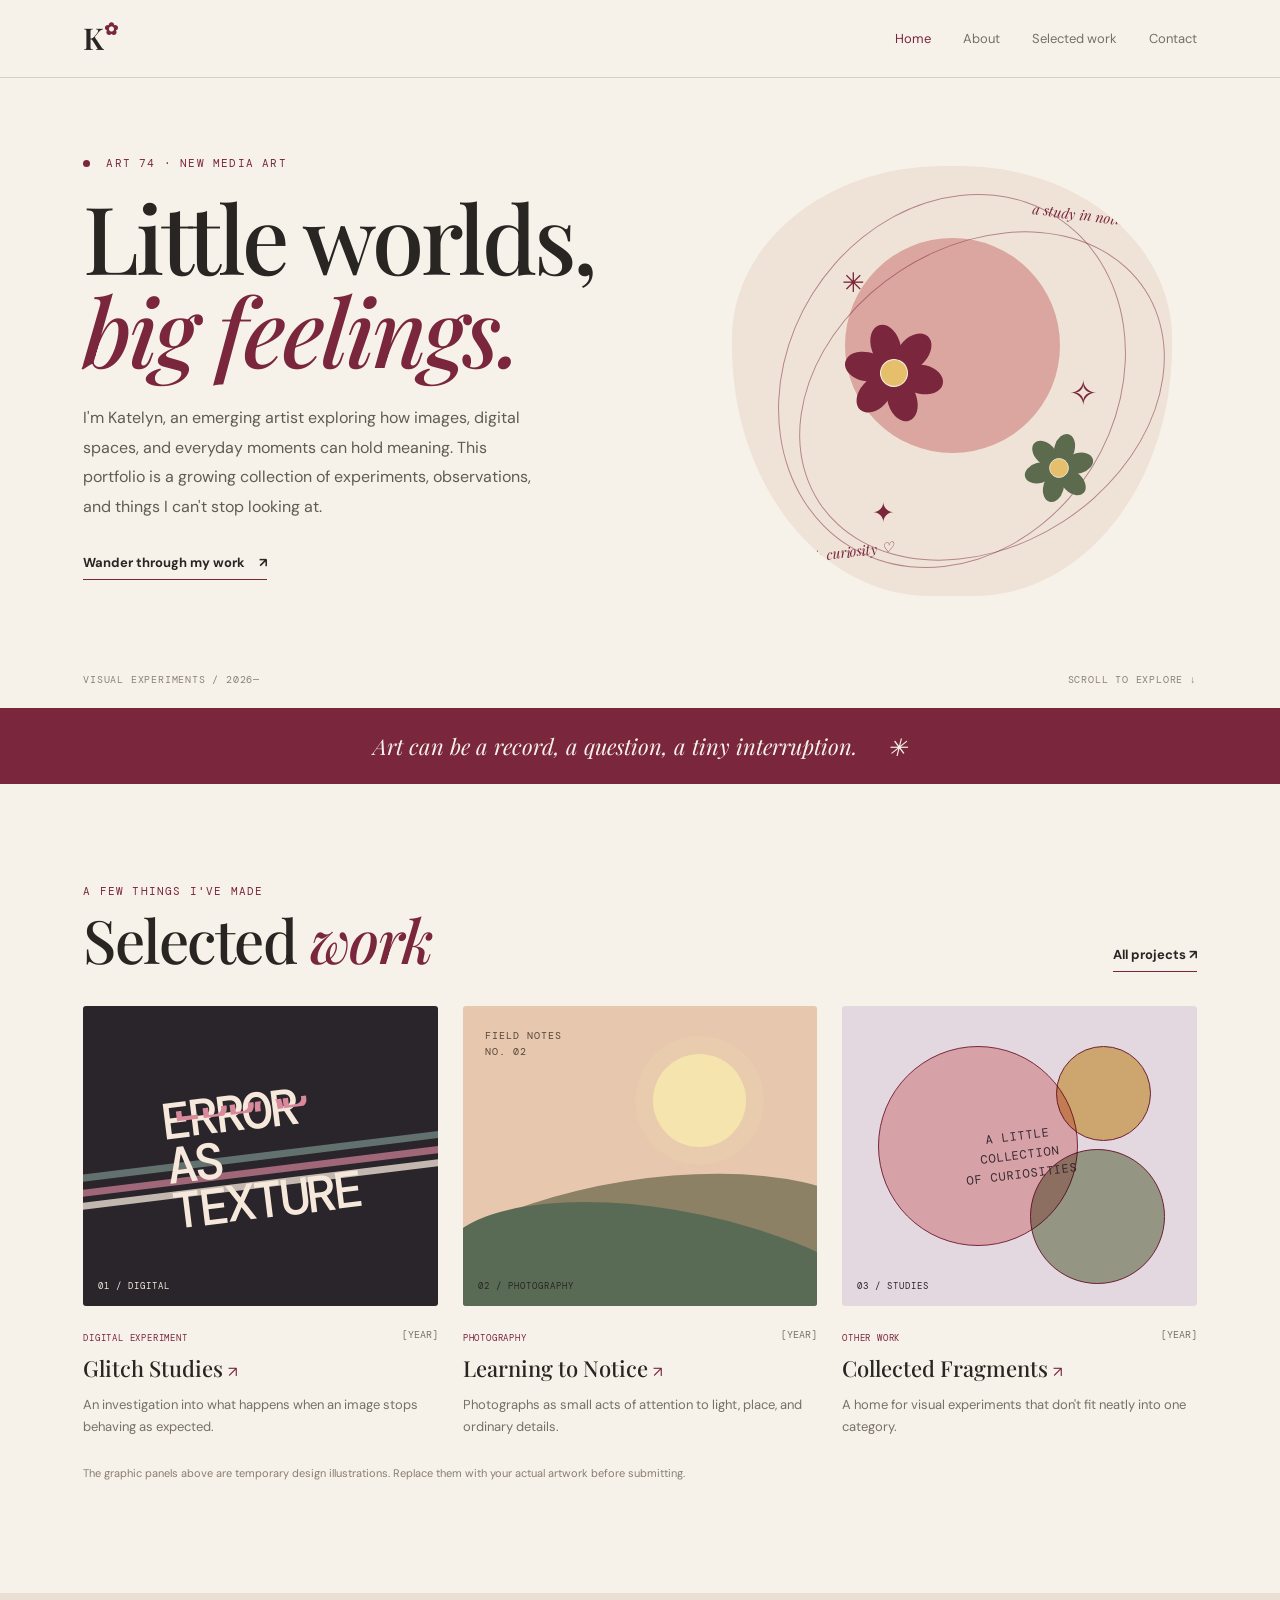
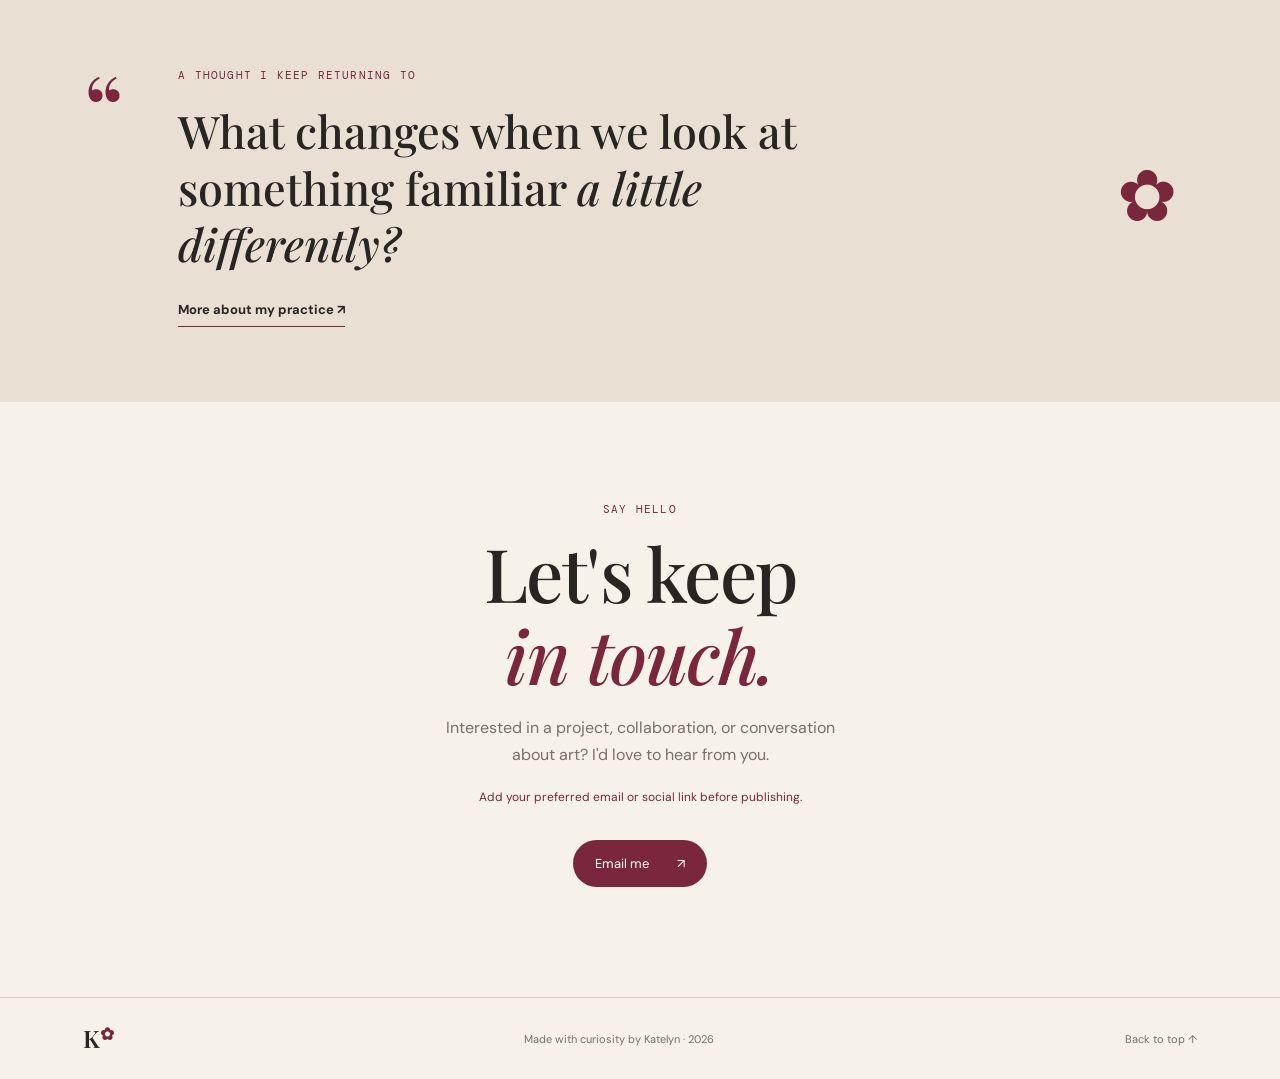
<file: index.html>
<!doctype html>
<html lang="en">
<head>
  <meta charset="utf-8">
  <meta name="viewport" content="width=device-width, initial-scale=1">
  <meta name="description" content="Katelyn's art and new media portfolio: digital experiments, photography, and visual studies.">
  <title>Katelyn — Artist Portfolio</title>
  <link rel="preconnect" href="https://fonts.googleapis.com">
  <link rel="preconnect" href="https://fonts.gstatic.com" crossorigin>
  <link href="https://fonts.googleapis.com/css2?family=DM+Mono:wght@400;500&family=DM+Sans:wght@400;500;600;700&family=Playfair+Display:ital,wght@0,500;0,600;1,500;1,600&display=swap" rel="stylesheet">
  <link rel="stylesheet" href="style.css">
</head>
<body>
  <a class="skip-link" href="#main">Skip to content</a>
  <header class="site-header">
    <a class="wordmark" href="index.html" aria-label="Katelyn home">K<span class="wordmark-flower">✿</span></a>
    <button class="menu-toggle" aria-expanded="false" aria-controls="site-nav">Menu <span aria-hidden="true">＋</span></button>
    <nav id="site-nav" class="site-nav" aria-label="Main navigation">
      <a class="active" href="index.html">Home</a>
      <a href="about.html">About</a>
      <a href="projects.html">Selected work</a>
      <a href="#contact">Contact</a>
    </nav>
  </header>

  <main id="main">
    <section class="hero section-wrap">
      <div class="hero-copy">
        <p class="eyebrow"><span class="eyebrow-dot"></span> ART 74 · NEW MEDIA ART</p>
        <h1>Little worlds,<br><em>big feelings.</em></h1>
        <p class="hero-intro">I'm Katelyn, an emerging artist exploring how images, digital spaces, and everyday moments can hold meaning. This portfolio is a growing collection of experiments, observations, and things I can't stop looking at.</p>
        <a class="text-link" href="projects.html">Wander through my work <span aria-hidden="true">↗</span></a>
      </div>
      <div class="hero-art" aria-label="Decorative abstract illustration">
        <div class="sun-disc"></div>
        <div class="orbit orbit-one"></div><div class="orbit orbit-two"></div>
        <div class="flower flower-one"><i></i><i></i><i></i><i></i><i></i><i></i><b></b></div>
        <div class="flower flower-two"><i></i><i></i><i></i><i></i><i></i><i></i><b></b></div>
        <div class="hero-note note-top">a study in noticing</div>
        <div class="hero-note note-bottom">made with curiosity ♡</div>
        <span class="spark spark-a">✳</span><span class="spark spark-b">✧</span><span class="spark spark-c">✦</span>
      </div>
      <div class="hero-bottom"><span>VISUAL EXPERIMENTS / 2026—</span><span>SCROLL TO EXPLORE ↓</span></div>
    </section>

    <section class="intro-strip">
      <p>Art can be a record, a question, a tiny interruption.</p>
      <span>✳</span>
    </section>

    <section class="section-wrap selected-section">
      <div class="section-heading">
        <div><p class="eyebrow">A FEW THINGS I'VE MADE</p><h2>Selected <em>work</em></h2></div>
        <a class="text-link" href="projects.html">All projects ↗</a>
      </div>
      <div class="project-grid">
        <a class="project-card card-glitch" href="projects.html#glitch">
          <div class="art-window glitch-art"><span class="glitch-word">ERROR<br>AS<br>TEXTURE</span><span class="glitch-line"></span><span class="art-index">01 / DIGITAL</span></div>
          <div class="project-meta"><div><span class="project-type">DIGITAL EXPERIMENT</span><h3>Glitch Studies <span class="arrow">↗</span></h3></div><span class="project-year">[YEAR]</span></div>
          <p class="card-summary">An investigation into what happens when an image stops behaving as expected.</p>
        </a>
        <a class="project-card card-photo" href="projects.html#photography">
          <div class="art-window photo-art"><div class="photo-sun"></div><div class="photo-hill hill-one"></div><div class="photo-hill hill-two"></div><div class="photo-frame-caption">FIELD NOTES<br>NO. 02</div><span class="art-index">02 / PHOTOGRAPHY</span></div>
          <div class="project-meta"><div><span class="project-type">PHOTOGRAPHY</span><h3>Learning to Notice <span class="arrow">↗</span></h3></div><span class="project-year">[YEAR]</span></div>
          <p class="card-summary">Photographs as small acts of attention to light, place, and ordinary details.</p>
        </a>
        <a class="project-card card-misc" href="projects.html#other">
          <div class="art-window misc-art"><span class="misc-circle circle-a"></span><span class="misc-circle circle-b"></span><span class="misc-circle circle-c"></span><span class="misc-label">A LITTLE<br>COLLECTION<br>OF CURIOSITIES</span><span class="art-index">03 / STUDIES</span></div>
          <div class="project-meta"><div><span class="project-type">OTHER WORK</span><h3>Collected Fragments <span class="arrow">↗</span></h3></div><span class="project-year">[YEAR]</span></div>
          <p class="card-summary">A home for visual experiments that don't fit neatly into one category.</p>
        </a>
      </div>
      <p class="note-small">The graphic panels above are temporary design illustrations. Replace them with your actual artwork before submitting.</p>
    </section>

    <section class="statement-band">
      <div class="statement-mark">“</div>
      <div><p class="eyebrow">A THOUGHT I KEEP RETURNING TO</p><p class="statement-quote">What changes when we look at something familiar <em>a little differently?</em></p><a class="text-link light-link" href="about.html">More about my practice ↗</a></div>
      <span class="statement-flower">✿</span>
    </section>

    <section class="section-wrap contact-section" id="contact">
      <p class="eyebrow">SAY HELLO</p>
      <h2>Let's keep<br><em>in touch.</em></h2>
      <p>Interested in a project, collaboration, or conversation about art? I'd love to hear from you.</p>
      <p class="contact-placeholder">Add your preferred email or social link before publishing.</p>
      <a class="button-link" href="mailto:YOUR-EMAIL@example.com">Email me <span aria-hidden="true">↗</span></a>
    </section>
  </main>

  <footer class="site-footer"><a class="wordmark footer-mark" href="index.html">K<span class="wordmark-flower">✿</span></a><span>Made with curiosity by Katelyn · 2026</span><a href="#main">Back to top ↑</a></footer>
  <script src="script.js"></script>
</body>
</html>
</file>
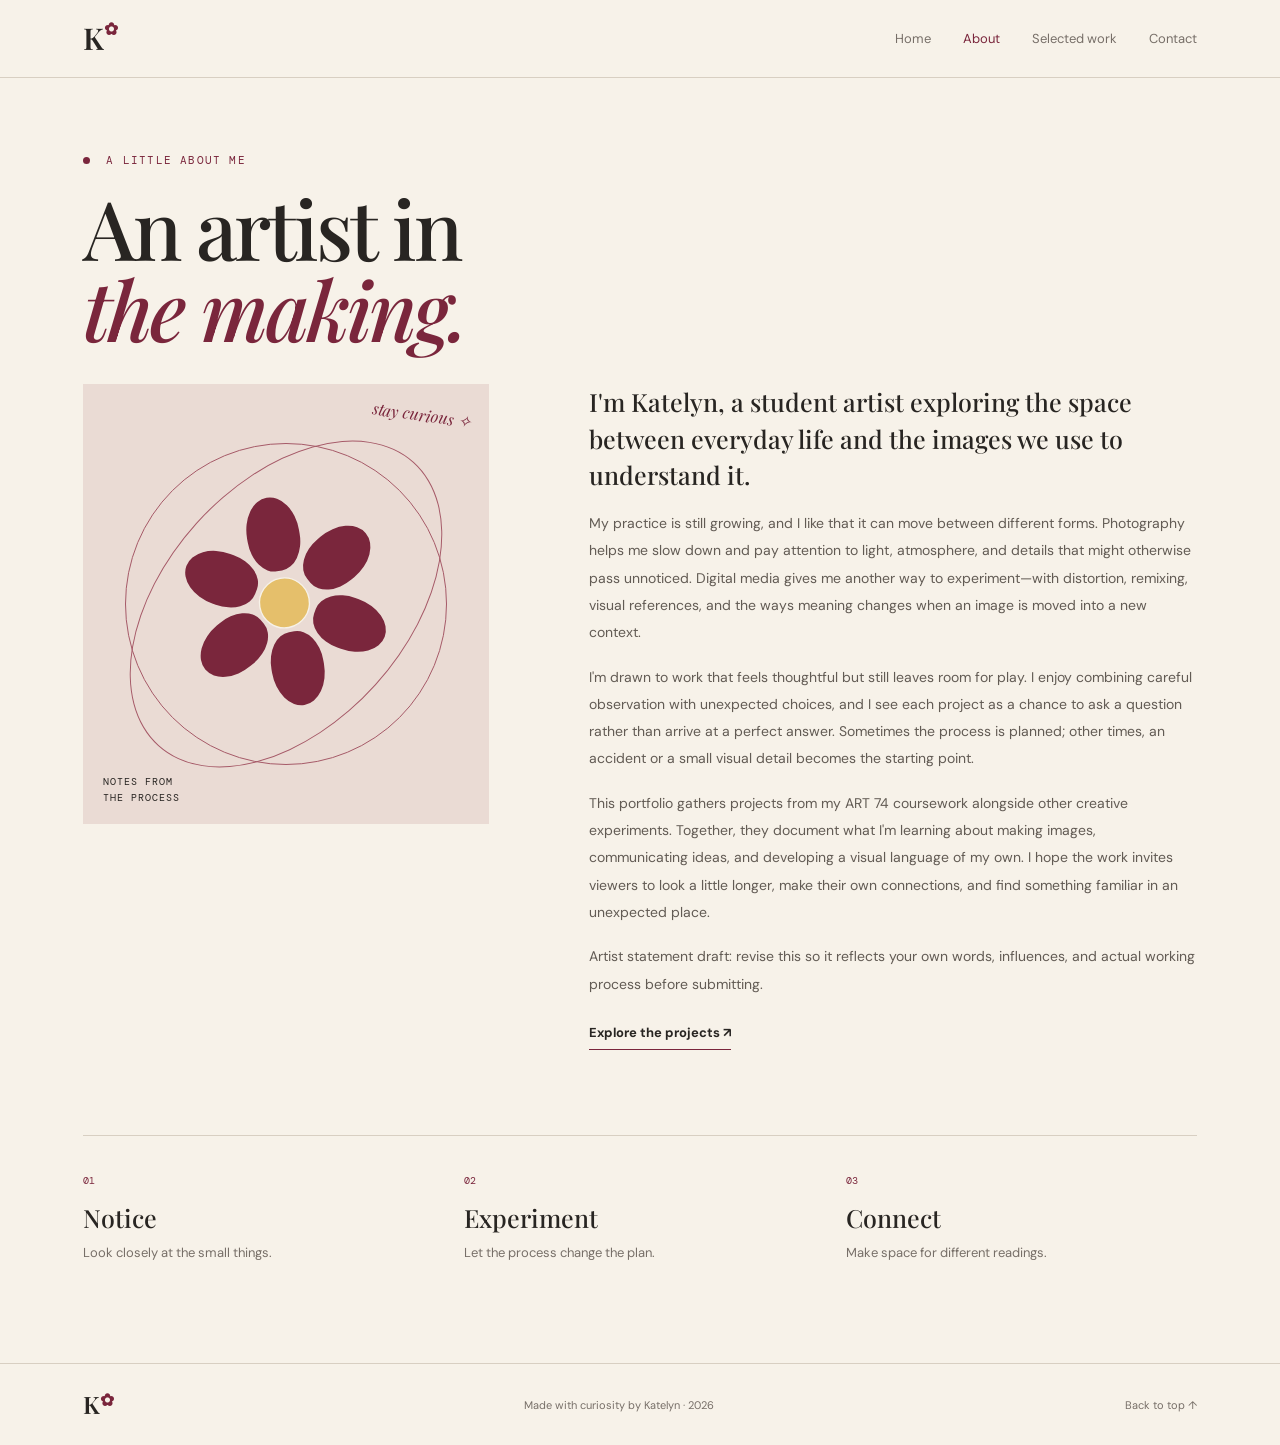
<file: about.html>
<!doctype html>
<html lang="en">
<head>
  <meta charset="utf-8"><meta name="viewport" content="width=device-width, initial-scale=1">
  <meta name="description" content="About Katelyn, an emerging new media artist.">
  <title>About — Katelyn</title>
  <link rel="preconnect" href="https://fonts.googleapis.com"><link rel="preconnect" href="https://fonts.gstatic.com" crossorigin>
  <link href="https://fonts.googleapis.com/css2?family=DM+Mono:wght@400;500&family=DM+Sans:wght@400;500;600;700&family=Playfair+Display:ital,wght@0,500;0,600;1,500;1,600&display=swap" rel="stylesheet">
  <link rel="stylesheet" href="style.css">
</head>
<body>
  <a class="skip-link" href="#main">Skip to content</a>
  <header class="site-header"><a class="wordmark" href="index.html" aria-label="Katelyn home">K<span class="wordmark-flower">✿</span></a>
    <button class="menu-toggle" aria-expanded="false" aria-controls="site-nav">Menu <span aria-hidden="true">＋</span></button>
    <nav id="site-nav" class="site-nav" aria-label="Main navigation"><a href="index.html">Home</a><a class="active" href="about.html">About</a><a href="projects.html">Selected work</a><a href="index.html#contact">Contact</a></nav>
  </header>
  <main id="main" class="section-wrap inner-page">
    <p class="eyebrow"><span class="eyebrow-dot"></span> A LITTLE ABOUT ME</p>
    <h1 class="page-title">An artist in<br><em>the making.</em></h1>
    <div class="about-layout">
      <div class="about-illustration" aria-label="Decorative flower illustration"><div class="about-flower"><i></i><i></i><i></i><i></i><i></i><i></i><b></b></div><span class="about-doodle">stay curious ✧</span><span class="about-caption">NOTES FROM<br>THE PROCESS</span></div>
      <div class="about-copy">
        <p class="lead">I'm Katelyn, a student artist exploring the space between everyday life and the images we use to understand it.</p>
        <p>My practice is still growing, and I like that it can move between different forms. Photography helps me slow down and pay attention to light, atmosphere, and details that might otherwise pass unnoticed. Digital media gives me another way to experiment—with distortion, remixing, visual references, and the ways meaning changes when an image is moved into a new context.</p>
        <p>I'm drawn to work that feels thoughtful but still leaves room for play. I enjoy combining careful observation with unexpected choices, and I see each project as a chance to ask a question rather than arrive at a perfect answer. Sometimes the process is planned; other times, an accident or a small visual detail becomes the starting point.</p>
        <p>This portfolio gathers projects from my ART 74 coursework alongside other creative experiments. Together, they document what I'm learning about making images, communicating ideas, and developing a visual language of my own. I hope the work invites viewers to look a little longer, make their own connections, and find something familiar in an unexpected place.</p>
        <p class="note-small">Artist statement draft: revise this so it reflects your own words, influences, and actual working process before submitting.</p>
        <a class="text-link" href="projects.html">Explore the projects ↗</a>
      </div>
    </div>
    <section class="values-row">
      <div><span>01</span><h2>Notice</h2><p>Look closely at the small things.</p></div>
      <div><span>02</span><h2>Experiment</h2><p>Let the process change the plan.</p></div>
      <div><span>03</span><h2>Connect</h2><p>Make space for different readings.</p></div>
    </section>
  </main>
  <footer class="site-footer"><a class="wordmark footer-mark" href="index.html">K<span class="wordmark-flower">✿</span></a><span>Made with curiosity by Katelyn · 2026</span><a href="#main">Back to top ↑</a></footer>
  <script src="script.js"></script>
</body>
</html>
</file>
<file: style.css>
/* Katelyn's portfolio — whimsical editorial style */
:root{--paper:#f7f2e9;--paper-deep:#eee5d8;--ink:#282522;--muted:#776f68;--wine:#7a263c;--pink:#d9a1a2;--rose:#ead1c9;--green:#5c6b4d;--line:#d8cfc2;--serif:"Playfair Display",Georgia,serif;--sans:"DM Sans",Arial,sans-serif;--mono:"DM Mono",monospace}
*{box-sizing:border-box}html{scroll-behavior:smooth;scroll-padding-top:90px}body{margin:0;background:var(--paper);color:var(--ink);font-family:var(--sans);font-size:16px;line-height:1.65}a{color:inherit;text-decoration:none}a:focus-visible,button:focus-visible{outline:3px solid var(--wine);outline-offset:4px}.skip-link{position:absolute;left:-999px;top:0;background:var(--ink);color:white;padding:10px;z-index:20}.skip-link:focus{left:10px}.site-header{height:78px;padding:0 6.5%;display:flex;align-items:center;justify-content:space-between;border-bottom:1px solid var(--line);position:sticky;top:0;background:rgba(247,242,233,.94);backdrop-filter:blur(12px);z-index:10}.wordmark{font-family:var(--serif);font-size:30px;font-weight:600;letter-spacing:-2px}.wordmark-flower{color:var(--wine);font-size:17px;vertical-align:top;margin-left:2px}.site-nav{display:flex;gap:32px;align-items:center;font-size:13px}.site-nav a{color:var(--muted);transition:color .2s}.site-nav a:hover,.site-nav a.active{color:var(--wine)}.menu-toggle{display:none;border:1px solid var(--line);background:transparent;border-radius:30px;padding:9px 15px;font:inherit}.section-wrap{width:min(1120px,87%);margin-inline:auto}.hero{min-height:630px;display:grid;grid-template-columns:1fr .9fr;align-items:center;column-gap:7%;position:relative;padding-top:50px;padding-bottom:75px}.hero-copy{padding-bottom:25px}.eyebrow{font:11px var(--mono);letter-spacing:1.2px;color:var(--wine);margin:0 0 20px}.eyebrow-dot{display:inline-block;width:7px;height:7px;background:var(--wine);border-radius:50%;margin-right:8px}.hero h1,.page-title{font:500 clamp(54px,7.4vw,94px)/.99 var(--serif);letter-spacing:-3px;margin:0 0 27px}.hero h1 em,.page-title em,h2 em{font-weight:500;color:var(--wine)}.hero-intro{max-width:450px;color:#625b54;font-size:16px;line-height:1.85;margin:0 0 27px}.text-link{font-size:13px;font-weight:700;border-bottom:1px solid var(--wine);padding-bottom:6px;display:inline-flex;gap:14px;align-items:center}.text-link span,.arrow{transition:transform .2s}.text-link:hover span,.project-card:hover .arrow{transform:translate(3px,-2px)}.hero-art{height:430px;position:relative;background:#efe3d7;border-radius:48% 48% 45% 45% / 40% 40% 58% 58%;overflow:hidden;max-width:440px;width:100%;justify-self:center}.sun-disc{position:absolute;width:215px;height:215px;border-radius:50%;background:#dba5a0;top:72px;left:calc(50% - 107px)}.orbit{position:absolute;border:1px solid rgba(122,38,60,.5);border-radius:50%;width:330px;height:390px;top:20px;left:calc(50% - 165px);transform:rotate(32deg)}.orbit-two{width:390px;height:300px;top:80px;transform:rotate(-33deg)}.flower{position:absolute;width:104px;height:104px;z-index:2}.flower i,.about-flower i{position:absolute;width:29px;height:42px;background:var(--wine);border-radius:50% 50% 45% 45%;left:38px;top:2px;transform-origin:14px 50px}.flower i:nth-child(2),.about-flower i:nth-child(2){transform:rotate(60deg)}.flower i:nth-child(3),.about-flower i:nth-child(3){transform:rotate(120deg)}.flower i:nth-child(4),.about-flower i:nth-child(4){transform:rotate(180deg)}.flower i:nth-child(5),.about-flower i:nth-child(5){transform:rotate(240deg)}.flower i:nth-child(6),.about-flower i:nth-child(6){transform:rotate(300deg)}.flower b,.about-flower b{position:absolute;width:28px;height:28px;background:#e5bf6b;border:1px solid var(--paper);border-radius:50%;left:38px;top:38px}.flower-one{top:155px;left:calc(50% - 110px);transform:rotate(-18deg)}.flower-two{top:250px;left:calc(50% + 55px);transform:scale(.7) rotate(15deg)}.flower-two i{background:var(--green)}.hero-note{position:absolute;font:italic 14px var(--serif);color:var(--wine);z-index:3}.note-top{top:40px;right:28px;transform:rotate(7deg)}.note-bottom{bottom:32px;left:27px;transform:rotate(-7deg)}.spark{position:absolute;color:var(--wine);font-size:27px}.spark-a{left:25%;top:95px}.spark-b{right:17%;top:200px;font-size:34px}.spark-c{left:32%;bottom:60px}.hero-bottom{position:absolute;bottom:22px;left:0;right:0;display:flex;justify-content:space-between;color:#8b8178;font:10px var(--mono);letter-spacing:.8px}.intro-strip{background:var(--wine);color:var(--paper);display:flex;align-items:center;justify-content:center;gap:30px;padding:22px 5%;font:italic 22px var(--serif);text-align:center}.intro-strip p{margin:0}.intro-strip span{font-size:24px}.selected-section{padding-top:100px;padding-bottom:100px}.section-heading{display:flex;align-items:end;justify-content:space-between;margin-bottom:34px}.section-heading .eyebrow{margin-bottom:8px}.section-heading h2,.contact-section h2{font:500 clamp(40px,5vw,60px)/1.1 var(--serif);letter-spacing:-1.5px;margin:0}.project-grid{display:grid;grid-template-columns:repeat(3,minmax(0,1fr));gap:25px}.project-card{min-width:0}.art-window{height:300px;position:relative;overflow:hidden;border-radius:3px;display:flex;align-items:center;justify-content:center}.glitch-art{background:#29252b;color:#f6e9db}.glitch-word{font:500 clamp(34px,4vw,52px)/.88 var(--mono);letter-spacing:-4px;position:relative;z-index:2;transform:rotate(-7deg)}.glitch-word:after{content:"ERROR";position:absolute;left:5px;top:3px;color:#d8899b;clip-path:inset(30% 0 48% 0);transform:translate(7px,-3px)}.glitch-line{position:absolute;top:54%;left:-5%;height:7px;width:110%;background:#c77d91;transform:rotate(-7deg);opacity:.75;box-shadow:0 13px #f6e9db,0 -15px #768b83}.art-index{position:absolute;left:15px;bottom:14px;font:9px var(--mono);letter-spacing:1px;z-index:3}.photo-art{background:#e7c7ad}.photo-sun{position:absolute;width:93px;height:93px;border-radius:50%;background:#f5e4ad;top:48px;right:20%;box-shadow:0 0 0 18px #f5e4ad22}.photo-hill{position:absolute;width:140%;height:65%;border-radius:50% 50% 0 0;left:-20%;bottom:-23%;background:#8c8065;transform:rotate(-9deg)}.hill-two{background:#596b55;bottom:-34%;left:-8%;transform:rotate(12deg)}.photo-frame-caption{position:absolute;top:22px;left:22px;font:10px var(--mono);line-height:1.6;letter-spacing:1px;color:#55483b}.misc-art{background:#e4d8e0}.misc-circle{position:absolute;border-radius:50%;border:1px solid var(--wine)}.circle-a{width:200px;height:200px;top:40px;left:10%;background:#d7a1a8}.circle-b{width:135px;height:135px;bottom:22px;right:9%;background:#a7b095;mix-blend-mode:multiply}.circle-c{width:95px;height:95px;top:40px;right:13%;background:#e6c37d;mix-blend-mode:multiply}.misc-label{position:relative;z-index:2;font:12px var(--mono);line-height:1.6;text-align:center;letter-spacing:1px;color:#33282d;transform:rotate(-7deg)}.project-meta{display:flex;justify-content:space-between;gap:10px;margin-top:17px;align-items:start}.project-type{font:9px var(--mono);letter-spacing:.8px;color:var(--wine)}.project-meta h3{font:500 22px var(--serif);margin:4px 0}.arrow{display:inline-block;color:var(--wine);font:15px var(--sans)}.project-year{font:10px var(--mono);color:var(--muted);white-space:nowrap;padding-top:5px}.card-summary{color:var(--muted);font-size:13px;line-height:1.7;margin:7px 0 0}.note-small{font-size:11px;color:#887d72;line-height:1.7;margin-top:25px}.statement-band{background:#e9dfd3;padding:75px max(6.5%,calc((100% - 1120px)/2));display:grid;grid-template-columns:70px 1fr 100px;gap:25px;align-items:center}.statement-mark{font:100px/.8 var(--serif);color:var(--wine);align-self:start}.statement-quote{font:500 clamp(28px,4vw,45px)/1.25 var(--serif);max-width:750px;margin:0 0 25px}.statement-flower{font-size:72px;color:var(--wine);justify-self:center}.contact-section{text-align:center;padding-top:100px;padding-bottom:110px}.contact-section .eyebrow{margin-bottom:16px}.contact-section h2{font-size:clamp(50px,6vw,74px)}.contact-section>p:not(.eyebrow){max-width:400px;margin:20px auto;color:var(--muted)}.contact-placeholder{font-size:12px!important;color:var(--wine)!important}.button-link{display:inline-flex;gap:28px;align-items:center;background:var(--wine);color:white;border-radius:40px;padding:13px 22px;font-size:13px;margin-top:12px}.button-link:hover{background:#572033}.site-footer{border-top:1px solid var(--line);min-height:82px;padding:20px 6.5%;display:flex;align-items:center;justify-content:space-between;gap:15px;font-size:11px;color:var(--muted)}.footer-mark{font-size:24px;color:var(--ink)}
/* Interior pages */
.inner-page{padding-top:75px;padding-bottom:100px}.page-title{font-size:clamp(55px,7vw,82px);margin-bottom:35px}.about-layout{display:grid;grid-template-columns:.8fr 1.2fr;gap:9%;align-items:start;margin-top:25px}.about-illustration{min-height:440px;background:#eadbd4;position:relative;display:grid;place-items:center;overflow:hidden}.about-illustration:before,.about-illustration:after{content:"";position:absolute;width:320px;height:320px;border:1px solid #a65a68;border-radius:50%}.about-illustration:after{width:240px;height:380px;transform:rotate(42deg)}.about-flower{position:relative;width:160px;height:160px;z-index:2;transform:scale(1.35) rotate(-10deg)}.about-flower i{width:39px;height:55px;left:60px;top:0;transform-origin:20px 78px}.about-flower b{width:38px;height:38px;left:60px;top:60px}.about-doodle{position:absolute;right:18px;top:20px;color:var(--wine);font:italic 16px var(--serif);transform:rotate(8deg)}.about-caption{position:absolute;left:20px;bottom:18px;font:10px var(--mono);line-height:1.6;letter-spacing:1px}.about-copy p{color:#625b54;font-size:14px;line-height:1.95;margin:0 0 17px}.about-copy .lead{font:500 25px/1.45 var(--serif);color:var(--ink)}.about-copy .text-link{margin-top:7px}.values-row{display:grid;grid-template-columns:repeat(3,1fr);gap:30px;border-top:1px solid var(--line);margin-top:85px;padding-top:30px}.values-row span{font:10px var(--mono);color:var(--wine)}.values-row h2{font:500 25px var(--serif);margin:8px 0}.values-row p{font-size:13px;color:var(--muted);margin:0}.page-intro{max-width:620px;color:var(--muted);line-height:1.85;margin:-10px 0 35px}.project-index{display:flex;gap:12px;flex-wrap:wrap;border-block:1px solid var(--line);padding:15px 0;margin-bottom:70px}.project-index a{font:10px var(--mono);color:var(--wine);border:1px solid var(--line);border-radius:30px;padding:8px 12px}.project-index a:hover{background:var(--paper-deep)}.work-entry{display:grid;grid-template-columns:1fr 1fr;gap:7%;padding:0 0 80px;margin-bottom:75px;border-bottom:1px solid var(--line);align-items:start}.large-art{min-height:440px;height:100%;max-height:560px}.large-art .glitch-word{font-size:clamp(45px,5.5vw,76px)}.work-description .eyebrow{margin:0 0 8px}.work-description h2,.required-work h2{font:500 39px/1.2 var(--serif);margin:0 0 8px}.work-details{font:10px var(--mono);letter-spacing:.4px;color:var(--wine);margin:0 0 22px}.work-description>p:not(.eyebrow):not(.work-details){font-size:13px;line-height:1.85;color:#625b54}.work-description strong{color:var(--ink)}.replace-note{background:#f0e6d9;border-left:3px solid #b77b83;padding:12px 14px;font-size:11px!important;color:#65574f!important}.media-slot{margin:22px 0 0}.media-slot img{width:100%;height:auto;display:block}.missing-media{display:none;background:#eee5d8;border:1px dashed #b9a99a;padding:16px;font-size:11px;color:#665b53}.missing-media code{color:var(--wine)}.required-work{background:#eee5d8;padding:35px 5%;margin-top:15px}.required-work>p:not(.eyebrow){font-size:13px;max-width:700px;color:var(--muted)}.checklist-item{display:grid;grid-template-columns:42px 1fr auto;gap:16px;align-items:start;border-top:1px solid #d3c6b8;padding:19px 0}.check-number{font:14px var(--mono);color:var(--wine);padding-top:4px}.checklist-item h3{font:500 22px var(--serif);margin:0}.checklist-item p{font-size:12px;color:var(--muted);margin:4px 0 0}.todo-tag{font:9px var(--mono);letter-spacing:.6px;color:var(--wine);border:1px solid #c9a9a7;border-radius:20px;padding:6px 9px;margin-top:4px}
@media(max-width:800px){.site-header{height:68px;padding-inline:6%}.menu-toggle{display:block}.site-nav{display:none;position:absolute;top:67px;left:0;right:0;padding:18px 6%;background:var(--paper);border-bottom:1px solid var(--line);flex-direction:column;align-items:flex-start;gap:16px}.site-nav.open{display:flex}.hero{grid-template-columns:1fr;gap:30px;padding-top:65px;padding-bottom:75px}.hero-copy{padding-bottom:0}.hero-art{height:360px;width:min(100%,380px)}.hero-bottom{bottom:20px}.project-grid{grid-template-columns:repeat(2,minmax(0,1fr));row-gap:35px}.project-card:last-child{grid-column:span 2;width:calc(50% - 13px)}.art-window{height:260px}.statement-band{grid-template-columns:42px 1fr;padding-block:55px;gap:15px}.statement-mark{font-size:70px}.statement-flower{display:none}.about-layout{grid-template-columns:1fr;gap:35px}.about-illustration{min-height:330px}.about-copy{max-width:700px}.work-entry{grid-template-columns:1fr;gap:28px}.large-art{min-height:360px;height:360px}.work-description{max-width:700px}}
@media(max-width:520px){body{font-size:15px}.section-wrap{width:88%}.hero h1{font-size:58px;letter-spacing:-2px}.hero-art{height:315px}.sun-disc{width:170px;height:170px;left:calc(50% - 85px)}.flower-one{transform:scale(.8) rotate(-18deg);left:calc(50% - 100px);top:120px}.flower-two{top:200px;left:calc(50% + 35px)}.hero-bottom{font-size:8px}.intro-strip{font-size:18px;padding:18px 7%;gap:12px}.selected-section{padding-block:65px}.section-heading{align-items:start;gap:15px}.section-heading h2{font-size:42px}.section-heading>.text-link{font-size:11px;white-space:nowrap;margin-top:20px}.project-grid{grid-template-columns:1fr;gap:30px}.project-card:last-child{grid-column:auto;width:100%}.art-window{height:320px}.statement-band{padding:45px 6%;grid-template-columns:25px 1fr;gap:10px}.statement-mark{font-size:50px}.statement-quote{font-size:29px}.contact-section{padding-block:75px}.site-footer{flex-wrap:wrap;justify-content:space-between}.site-footer span{order:3;width:100%;text-align:center}.inner-page{padding-top:55px;padding-bottom:70px}.page-title{font-size:58px}.values-row{grid-template-columns:1fr;gap:20px;margin-top:55px}.project-index{gap:8px;margin-bottom:45px}.project-index a{font-size:9px}.large-art{min-height:300px;height:300px}.work-description h2,.required-work h2{font-size:34px}.required-work{padding:25px 6%}.checklist-item{grid-template-columns:30px 1fr}.todo-tag{grid-column:2;justify-self:start}.about-illustration{min-height:290px}}
@media(prefers-reduced-motion:reduce){html{scroll-behavior:auto}*,*::before,*::after{transition:none!important}}
</file>
